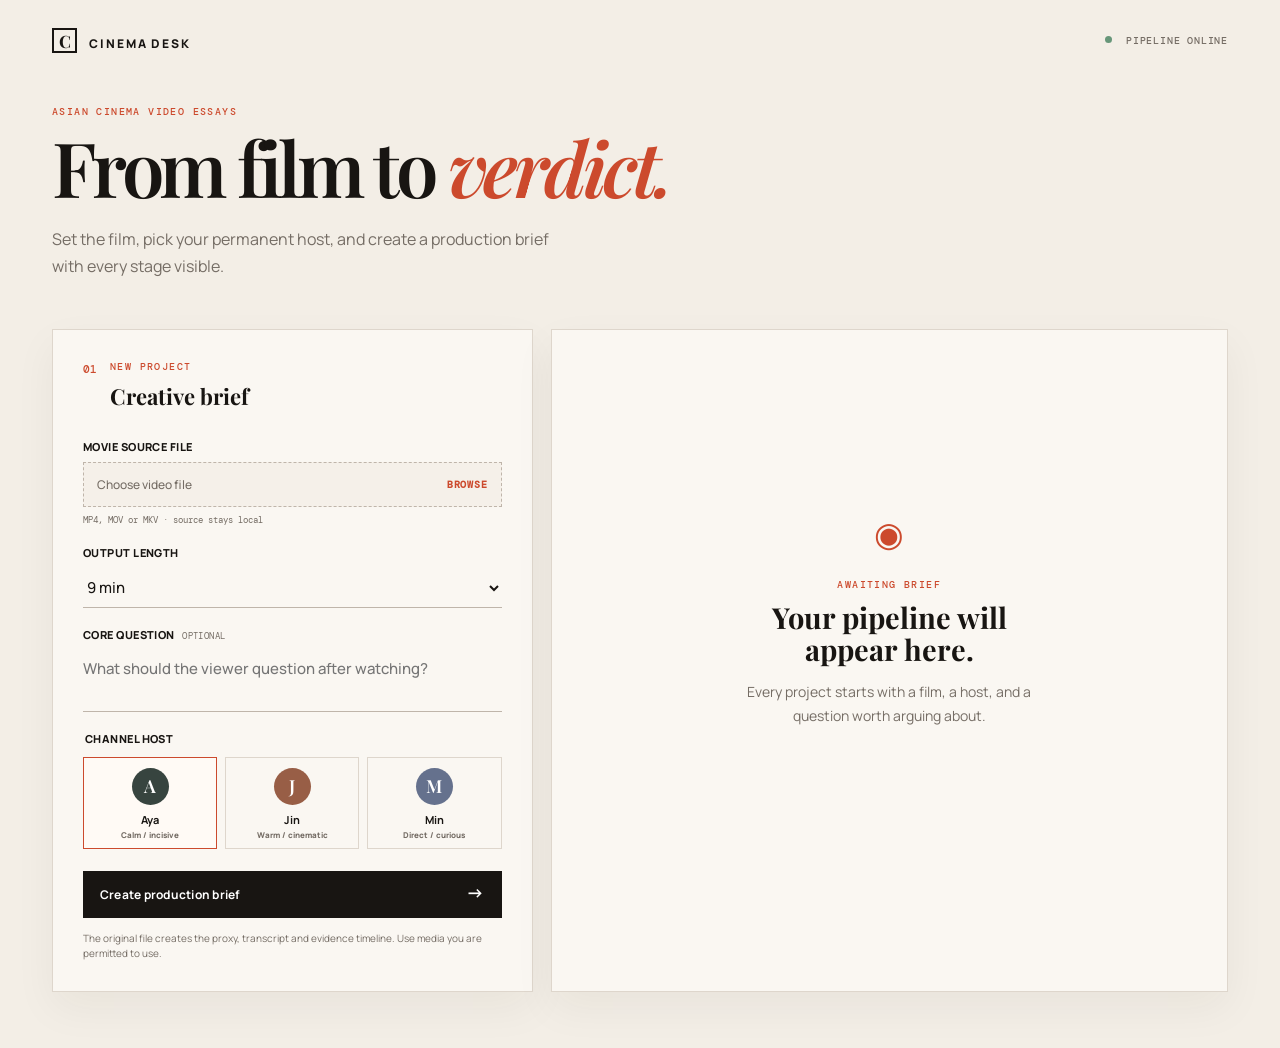
<file: Movie_analysis/index.html>
<!doctype html>
<html lang="en">
<head>
  <meta charset="UTF-8" />
  <meta name="viewport" content="width=device-width, initial-scale=1.0" />
  <title>Cinema Desk — Video Essay Pipeline</title>
  <link rel="preconnect" href="https://fonts.googleapis.com">
  <link rel="preconnect" href="https://fonts.gstatic.com" crossorigin>
  <link href="https://fonts.googleapis.com/css2?family=DM+Mono:wght@400;500&family=Manrope:wght@400;500;600;700;800&family=Playfair+Display:ital,wght@0,600;0,700;1,600&display=swap" rel="stylesheet">
  <link rel="stylesheet" href="styles.css" />
  <link rel="stylesheet" href="file-input.css" />
</head>
<body>
  <main>
    <header class="topbar">
      <a class="brand" href="#"><span class="brand-mark">C</span> CINEMA DESK</a>
      <span class="mode"><i></i> PIPELINE ONLINE</span>
    </header>

    <section class="hero">
      <p class="eyebrow">ASIAN CINEMA VIDEO ESSAYS</p>
      <h1>From film to <em>verdict.</em></h1>
      <p class="lead">Set the film, pick your permanent host, and create a production brief with every stage visible.</p>
    </section>

    <section class="workspace">
      <form id="project-form" class="panel form-panel">
        <div class="panel-heading"><span>01</span><div><p class="eyebrow">NEW PROJECT</p><h2>Creative brief</h2></div></div>
        <label>Movie source file
          <span class="file-picker"><input id="movie-file" name="movie" type="file" accept="video/*,.mkv,.mov,.mp4" required><span id="file-label">Choose video file <b>Browse</b></span></span>
          <small class="file-note" id="file-note">MP4, MOV or MKV · source stays local</small>
        </label>
        <label>Output length<select id="duration" name="duration"><option value="6">6 min</option><option value="9" selected>9 min</option><option value="12">12 min</option><option value="15">15 min</option></select></label>
        <label>Core question <span class="optional">OPTIONAL</span><textarea id="angle" name="angle" placeholder="What should the viewer question after watching?"></textarea></label>
        <fieldset><legend>Channel host</legend><div class="hosts">
          <label class="host-card selected"><input type="radio" name="host" value="aya" checked><span class="avatar aya">A</span><b>Aya</b><small>Calm / incisive</small></label>
          <label class="host-card"><input type="radio" name="host" value="jin"><span class="avatar jin">J</span><b>Jin</b><small>Warm / cinematic</small></label>
          <label class="host-card"><input type="radio" name="host" value="min"><span class="avatar min">M</span><b>Min</b><small>Direct / curious</small></label>
        </div></fieldset>
        <button id="submit" type="submit">Create production brief <span>→</span></button>
        <p class="fine-print">The original file creates the proxy, transcript and evidence timeline. Use media you are permitted to use.</p>
      </form>

      <section class="panel output-panel" aria-live="polite">
        <div class="empty-state" id="empty-state"><span class="reel">◉</span><p class="eyebrow">AWAITING BRIEF</p><h2>Your pipeline will appear here.</h2><p>Every project starts with a film, a host, and a question worth arguing about.</p></div>
        <div id="job-view" hidden>
          <div class="result-top"><div><p class="eyebrow">PROJECT <span id="job-id"></span></p><h2 id="result-title"></h2></div><span id="status-pill" class="status-pill">RUNNING</span></div>
          <p id="result-question" class="question"></p>
          <div class="progress-row"><span id="progress-label">Preparing workspace</span><b id="progress-number">0%</b></div><div class="progress-track"><i id="progress-fill"></i></div>
          <ol id="steps" class="steps"></ol>
          <article id="deliverable" class="deliverable" hidden><p class="eyebrow">PRODUCTION OUTPUT</p><h3 id="deliverable-headline"></h3><p id="deliverable-runtime"></p><div class="next"><span>Next</span><p id="deliverable-next"></p></div></article>
        </div>
      </section>
    </section>
  </main>
  <script src="app.js"></script>
</body>
</html>
</file>
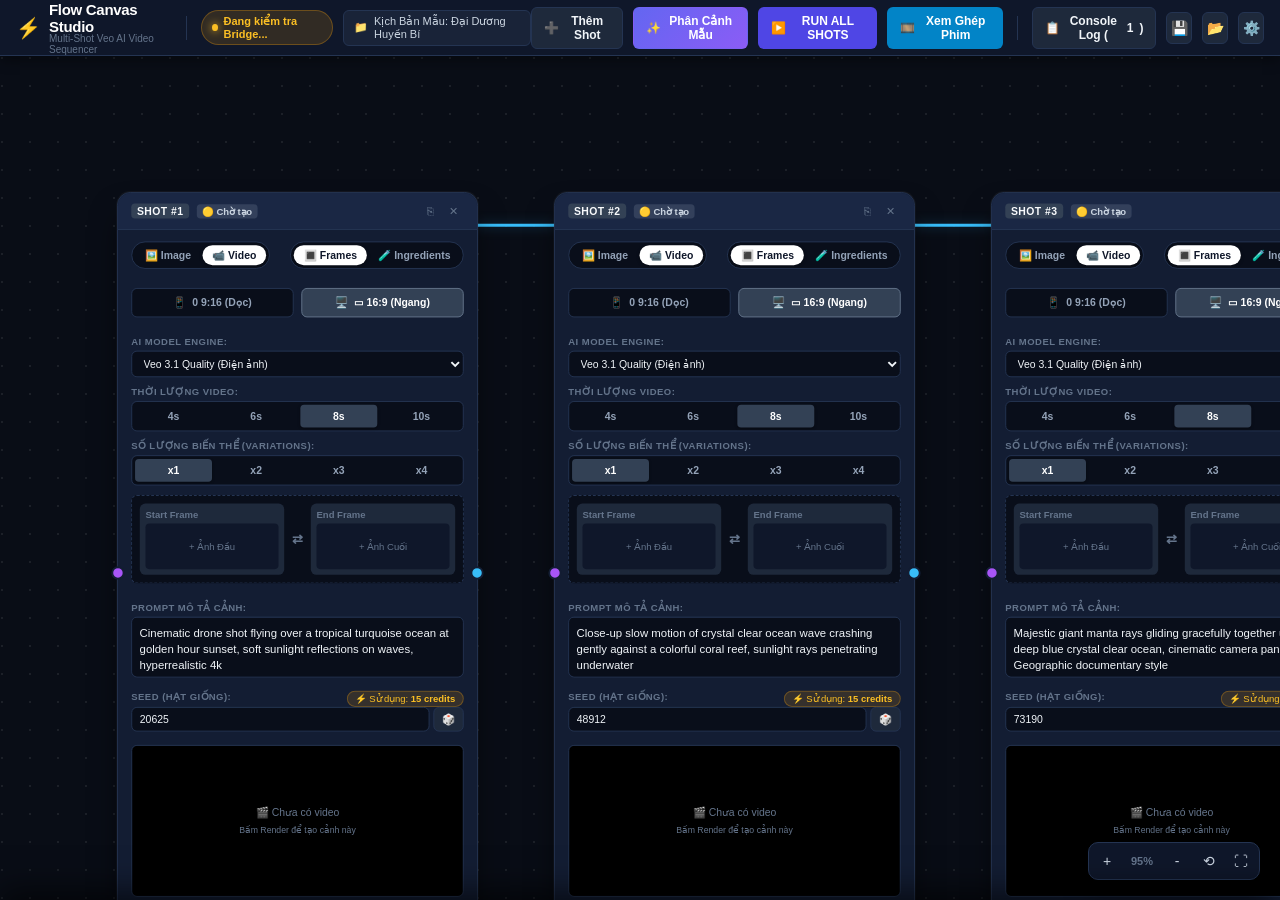
<file: Gg_flow/canvas-studio/index.html>
<!DOCTYPE html>
<html lang="vi">
<head>
  <meta charset="UTF-8">
  <meta name="viewport" content="width=device-width, initial-scale=1.0">
  <title>Flow Canvas Studio - Multi-Shot Veo Sequencer</title>
  <link rel="stylesheet" href="style.css">
</head>
<body>
  <div class="app-container">
    <!-- Top Navigation Bar -->
    <header class="app-header">
      <div class="header-left">
        <div class="brand">
          <span class="brand-icon">⚡</span>
          <div>
            <h1 class="brand-title">Flow Canvas Studio</h1>
            <span class="brand-sub">Multi-Shot Veo AI Video Sequencer</span>
          </div>
        </div>

        <div class="divider-v"></div>

        <!-- Bridge Status Pill -->
        <div id="bridge-status-pill" class="status-pill status-connecting" title="Trạng thái kết nối Extension Proxy Bridge">
          <span class="pulse-dot"></span>
          <span id="bridge-status-text">Đang kiểm tra Bridge...</span>
        </div>

        <!-- Project Badge -->
        <div class="project-pill" id="btn-open-project-modal" title="Click để đổi Project">
          <span class="pill-icon">📁</span>
          <span id="current-project-title">Default Project</span>
        </div>
      </div>

      <div class="header-right">
        <button id="btn-add-node" class="btn btn-secondary">
          <span class="btn-icon">➕</span> Thêm Shot
        </button>
        <button id="btn-ai-storyboard" class="btn btn-magic" title="Tự động tạo 3 phân cảnh mẫu">
          <span class="btn-icon">✨</span> Phân Cảnh Mẫu
        </button>
        <button id="btn-run-all" class="btn btn-primary">
          <span class="btn-icon">▶️</span> RUN ALL SHOTS
        </button>
        <button id="btn-view-timeline" class="btn btn-accent" title="Xem chuỗi video ghép nối hoàn chỉnh">
          <span class="btn-icon">🎞️</span> Xem Ghép Phim
        </button>

        <div class="divider-v"></div>

        <!-- Log Drawer Toggle -->
        <button id="btn-toggle-logs" class="btn btn-secondary" title="Mở / Đóng Bảng Log Chi Tiết">
          <span class="btn-icon">📋</span> Console Log (<span id="log-counter">0</span>)
        </button>

        <button id="btn-save-project" class="btn-icon-only" title="Lưu Kịch Bản (.json)">💾</button>
        <button id="btn-load-project" class="btn-icon-only" title="Mở Kịch Bản (.json)">📂</button>
        <button id="btn-open-settings" class="btn-icon-only" title="Cài đặt Token & Auth">⚙️</button>
      </div>
    </header>

    <!-- Main Workspace (Canvas Area) -->
    <main class="canvas-workspace" id="canvas-viewport">
      <!-- Background Grid -->
      <div class="canvas-grid-layer" id="canvas-grid"></div>

      <!-- SVG Layer for Bezier Curve Connection Wires -->
      <svg class="canvas-connections-layer" id="connections-svg"></svg>

      <!-- Nodes Container (Transformed via Pan & Zoom) -->
      <div class="canvas-nodes-container" id="nodes-container">
        <!-- Các Shot Nodes sẽ được render bằng JavaScript tại đây -->
      </div>

      <!-- Canvas Floating HUD Controls (Zoom / Pan / Fit) -->
      <div class="canvas-hud">
        <button id="hud-zoom-in" title="Phóng to">+</button>
        <span id="hud-zoom-level">100%</span>
        <button id="hud-zoom-out" title="Thu nhỏ">-</button>
        <button id="hud-zoom-reset" title="Đặt lại góc nhìn">⟲</button>
        <button id="hud-fit-all" title="Căn giữa tất cả Shot">⛶</button>
      </div>

      <!-- Execution Progress Bar (Hiện khi đang bấm RUN ALL) -->
      <div id="execution-hud" class="execution-hud hud-hidden">
        <div class="hud-content">
          <div class="hud-spinner"></div>
          <div class="hud-info">
            <span class="hud-title" id="hud-exec-title">Đang Render Cảnh...</span>
            <span class="hud-desc" id="hud-exec-desc">Tiến độ: 0/3 Shots</span>
          </div>
          <button id="hud-exec-cancel" class="btn-sm btn-danger">Hủy</button>
        </div>
      </div>
    </main>

    <!-- Bottom Live Debug Log Drawer (Bảng Điều Khiển Log Trực Tiếp) -->
    <div id="log-drawer" class="log-drawer drawer-collapsed">
      <div class="log-drawer-header">
        <div class="log-drawer-title">
          <span class="dot-live"></span>
          <strong>Live Debug Console (Ghi Nhận Mọi Request & Lỗi Chi Tiết)</strong>
        </div>
        <div class="log-drawer-actions">
          <button id="btn-copy-all-logs" class="btn-sm btn-secondary">📋 Copy Toàn Bộ Log</button>
          <button id="btn-clear-logs" class="btn-sm btn-secondary">🗑️ Xóa</button>
          <button id="btn-close-drawer" class="btn-icon-only">▼</button>
        </div>
      </div>
      <div class="log-drawer-body" id="log-messages-container">
        <div class="log-empty-msg">Chưa có log. Mọi thao tác và lỗi API sẽ xuất hiện chi tiết tại đây!</div>
      </div>
    </div>

    <!-- Modal 1: Xem Toàn Bộ Phim (Timeline Movie Player) -->
    <div id="modal-timeline" class="modal-overlay modal-hidden">
      <div class="modal-card modal-large">
        <div class="modal-header">
          <div class="modal-title-group">
            <span class="modal-icon">🎞️</span>
            <h3>Xem Toàn Bộ Chuỗi Video Phim (Timeline Preview)</h3>
          </div>
          <button class="modal-close" data-modal="modal-timeline">✕</button>
        </div>
        <div class="modal-body timeline-body">
          <div class="timeline-player-box">
            <video id="timeline-video-player" controls autoplay></video>
            <div id="timeline-empty-msg" class="timeline-empty">
              <span>Chưa có Shot nào hoàn thành để xem. Hãy bấm Run Shot trước!</span>
            </div>
          </div>
          <div class="timeline-controls">
            <div class="timeline-shots-bar" id="timeline-shots-list"></div>
            <div class="timeline-actions">
              <span id="timeline-current-shot-name">Shot 1: Mở đầu</span>
              <button id="btn-export-timeline-all" class="btn btn-secondary">⬇ Tải Từng Video Về Máy</button>
            </div>
          </div>
        </div>
      </div>
    </div>

    <!-- Modal 2: Cài Đặt Token & Kết Nối (Settings Modal) -->
    <div id="modal-settings" class="modal-overlay modal-hidden">
      <div class="modal-card">
        <div class="modal-header">
          <div class="modal-title-group">
            <span class="modal-icon">⚙️</span>
            <h3>Cài Đặt Token & Kết Nối Extension Bridge</h3>
          </div>
          <button class="modal-close" data-modal="modal-settings">✕</button>
        </div>
        <div class="modal-body">
          <p class="settings-hint">
            Extension Bridge sẽ <strong>tự động lấy Token</strong> khi bạn mở trang <a href="https://labs.google/fx/tools/flow" target="_blank" style="color: #818cf8;">labs.google/fx/tools/flow</a>. Bạn cũng có thể dán Token thủ công bên dưới:
          </p>

          <div class="form-group">
            <label>Google Authorization Bearer Token (ya29...):</label>
            <textarea id="settings-input-token" placeholder="Dán token ya29... vào đây (hoặc để trống để Extension tự bắt)"></textarea>
          </div>

          <div class="form-group">
            <label>Project ID Mặc Định:</label>
            <input type="text" id="settings-input-project-id" placeholder="vd: b7a26d33-1e21-43eb-b217-2078a909f2d4" />
          </div>

          <div class="settings-status-box">
            <div><strong>Trạng thái Bridge:</strong> <span id="settings-bridge-status">Đang kết nối</span></div>
            <div><strong>Token nhận diện:</strong> <span id="settings-token-status">Chưa có</span></div>
          </div>
        </div>
        <div class="modal-footer">
          <button id="btn-save-settings" class="btn btn-primary">Lưu Cài Đặt</button>
          <button id="btn-test-bridge" class="btn btn-secondary">Kiểm Tra Kết Nối</button>
        </div>
      </div>
    </div>

    <!-- Hidden File Input for Loading Project -->
    <input type="file" id="file-input-project" accept=".json" style="display: none;" />
  </div>

  <script src="flow-bridge.js"></script>
  <script src="canvas.js"></script>
</body>
</html>
</file>
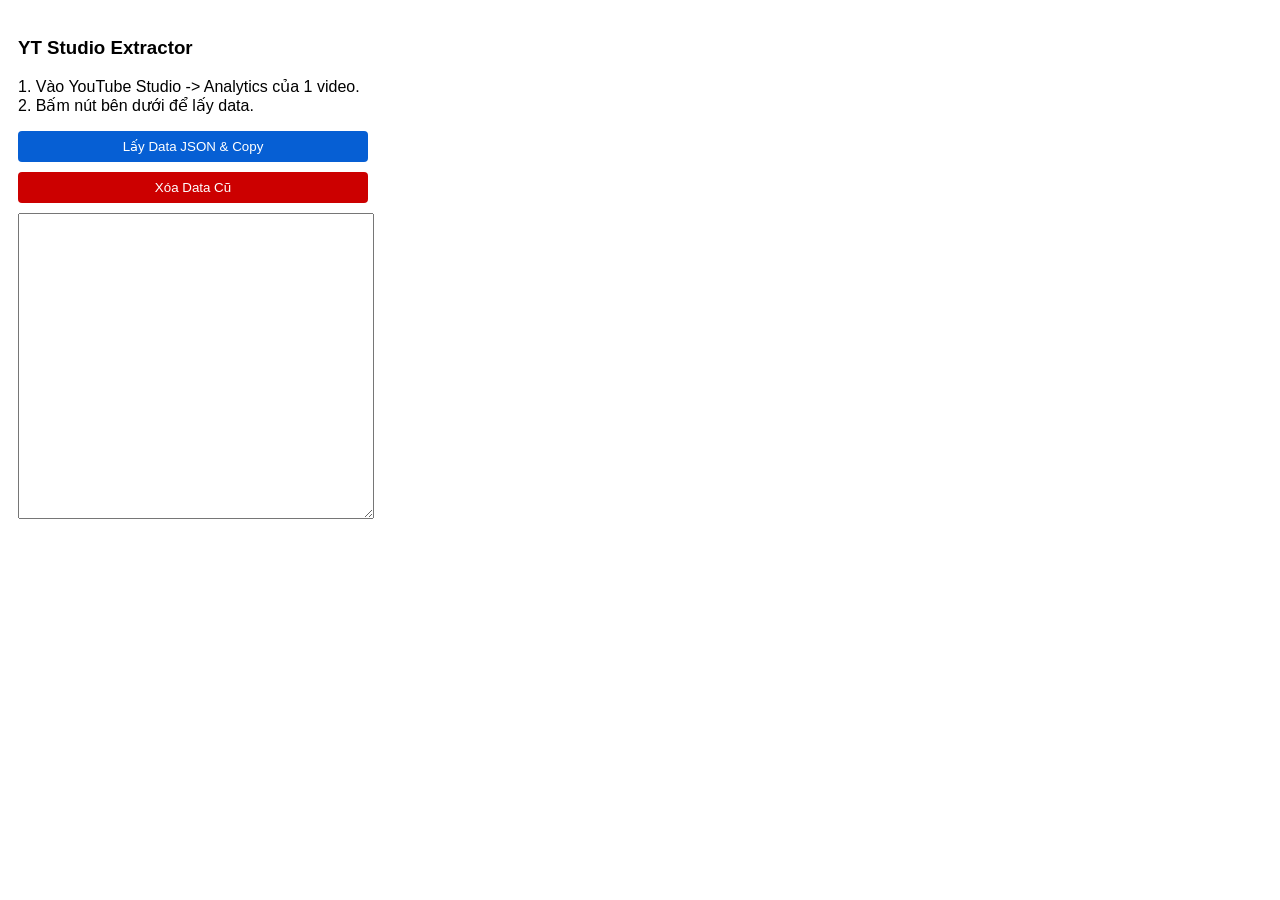
<file: yt_studio_extractor/popup.html>
<!DOCTYPE html>
<html>
<head>
    <meta charset="utf-8">
    <title>YT Extractor</title>
    <style>
        body { width: 350px; font-family: sans-serif; padding: 10px; }
        button { padding: 8px 12px; margin-bottom: 10px; cursor: pointer; width: 100%; background: #065fd4; color: white; border: none; border-radius: 4px;}
        textarea { width: 100%; height: 300px; font-family: monospace; font-size: 11px; white-space: pre; }
    </style>
</head>
<body>
    <h3>YT Studio Extractor</h3>
    <p>1. Vào YouTube Studio -> Analytics của 1 video.<br>2. Bấm nút bên dưới để lấy data.</p>
    <button id="copyBtn">Lấy Data JSON & Copy</button>
    <button id="clearBtn" style="background: #cc0000;">Xóa Data Cũ</button>
    <textarea id="output"></textarea>
    <script src="popup.js"></script>
</body>
</html>
</file>
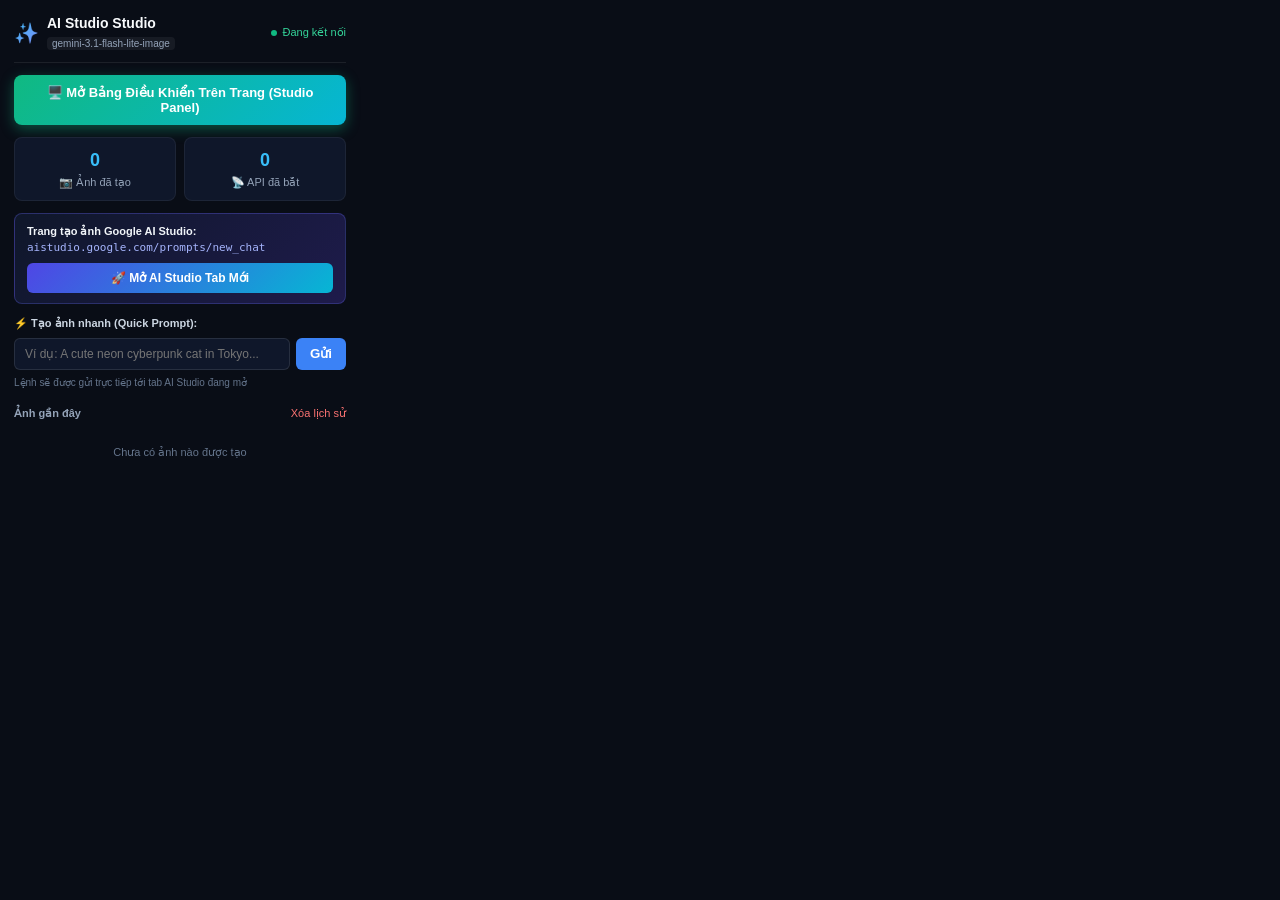
<file: Ai_studio_image/popup/popup.html>
<!DOCTYPE html>
<html lang="vi">
<head>
  <meta charset="UTF-8">
  <meta name="viewport" content="width=device-width, initial-scale=1.0">
  <title>AI Studio Image Studio</title>
  <link rel="stylesheet" href="popup.css">
</head>
<body>
  <div class="popup-wrap">
    <!-- Header -->
    <header class="popup-head">
      <div class="brand">
        <span class="brand-sparkle">✨</span>
        <div>
          <h1>AI Studio Studio</h1>
          <span class="badge-model">gemini-3.1-flash-lite-image</span>
        </div>
      </div>
      <div class="head-status" id="tab-status-indicator">
        <span class="dot-online"></span> Đang kết nối
      </div>
    </header>

    <!-- Nút Mở Studio Panel Ngay Trên Trang -->
    <button id="btn-open-panel-in-page" class="btn-highlight">
      🖥️ Mở Bảng Điều Khiển Trên Trang (Studio Panel)
    </button>

    <!-- Stats summary -->
    <div class="stats-grid">
      <div class="stat-box">
        <span class="stat-val" id="stat-images">0</span>
        <span class="stat-lbl">📷 Ảnh đã tạo</span>
      </div>
      <div class="stat-box">
        <span class="stat-val" id="stat-apis">0</span>
        <span class="stat-lbl">📡 API đã bắt</span>
      </div>
    </div>

    <!-- Quick Navigation to AI Studio -->
    <div class="quick-nav-box">
      <div class="nav-text">
        <strong>Trang tạo ảnh Google AI Studio:</strong>
        <span class="url-text">aistudio.google.com/prompts/new_chat</span>
      </div>
      <button id="btn-open-ai-studio" class="btn-action-primary">🚀 Mở AI Studio Tab Mới</button>
    </div>

    <!-- Quick Generator -->
    <div class="quick-prompt-section">
      <label class="quick-label">⚡ Tạo ảnh nhanh (Quick Prompt):</label>
      <div class="quick-input-group">
        <input type="text" id="quick-prompt-input" placeholder="Ví dụ: A cute neon cyberpunk cat in Tokyo..." />
        <button id="btn-quick-run" class="btn-run">Gửi</button>
      </div>
      <span class="quick-hint">Lệnh sẽ được gửi trực tiếp tới tab AI Studio đang mở</span>
    </div>

    <!-- Recent Images Preview -->
    <div class="recent-images-section">
      <div class="recent-header">
        <span>Ảnh gần đây</span>
        <button id="btn-clear-storage" class="btn-link">Xóa lịch sử</button>
      </div>
      <div class="recent-grid" id="recent-images-grid">
        <div class="recent-empty">Chưa có ảnh nào được tạo</div>
      </div>
    </div>
  </div>

  <script src="popup.js"></script>
</body>
</html>
</file>
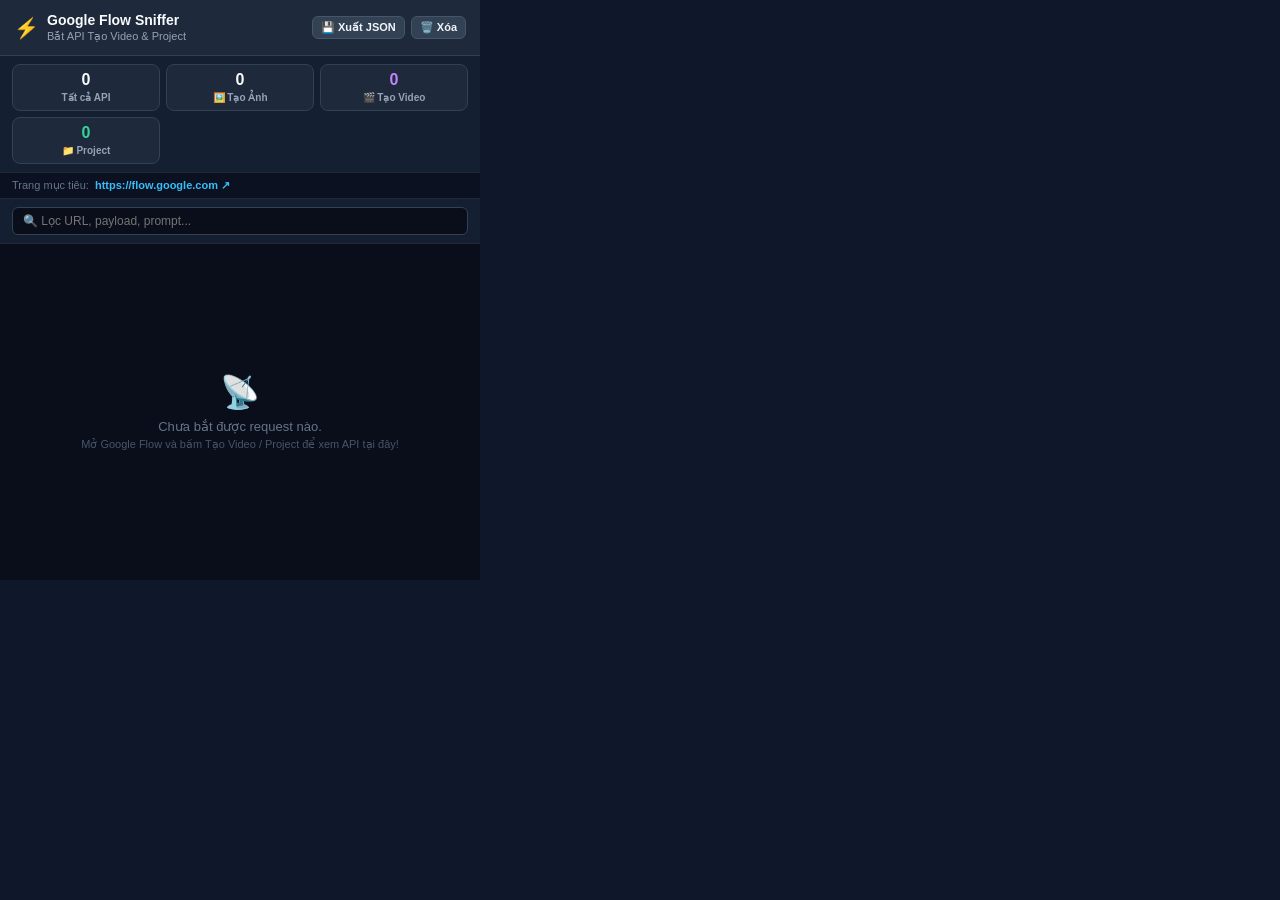
<file: Gg_flow/popup/popup.html>
<!DOCTYPE html>
<html lang="vi">
<head>
  <meta charset="UTF-8">
  <meta name="viewport" content="width=device-width, initial-scale=1.0">
  <title>Google Flow API Sniffer</title>
  <link rel="stylesheet" href="popup.css">
</head>
<body>
  <div class="popup-container">
    <!-- Header -->
    <header class="popup-header">
      <div class="header-branding">
        <span class="logo-icon">⚡</span>
        <div>
          <h2>Google Flow Sniffer</h2>
          <span class="sub-title">Bắt API Tạo Video & Project</span>
        </div>
      </div>
      <div class="header-actions">
        <button id="btn-popup-export" class="btn-sm" title="Xuất file JSON">💾 Xuất JSON</button>
        <button id="btn-popup-clear" class="btn-sm btn-danger" title="Xóa logs">🗑️ Xóa</button>
      </div>
    </header>

    <!-- Quick Stats -->
    <div class="stats-bar">
      <div class="stat-card" id="filter-all">
        <span class="stat-num" id="stat-total">0</span>
        <span class="stat-label">Tất cả API</span>
      </div>
      <div class="stat-card card-image" id="filter-image">
        <span class="stat-num" id="stat-image">0</span>
        <span class="stat-label">🖼️ Tạo Ảnh</span>
      </div>
      <div class="stat-card card-video" id="filter-video">
        <span class="stat-num" id="stat-video">0</span>
        <span class="stat-label">🎬 Tạo Video</span>
      </div>
      <div class="stat-card card-project" id="filter-project">
        <span class="stat-num" id="stat-project">0</span>
        <span class="stat-label">📁 Project</span>
      </div>
    </div>

    <!-- Quick Link to Flow -->
    <div class="link-bar">
      <span>Trang mục tiêu:</span>
      <a href="https://flow.google.com" target="_blank" class="flow-link">
        https://flow.google.com ↗
      </a>
    </div>

    <!-- Filter & Search -->
    <div class="search-bar">
      <input type="text" id="popup-search" placeholder="🔍 Lọc URL, payload, prompt..." />
    </div>

    <!-- Request List -->
    <div class="request-list" id="popup-request-list">
      <div class="empty-state" id="popup-empty">
        <div class="empty-icon">📡</div>
        <p>Chưa bắt được request nào.</p>
        <span>Mở Google Flow và bấm Tạo Video / Project để xem API tại đây!</span>
      </div>
    </div>

    <!-- Modal Xem Chi Tiết -->
    <div id="popup-detail-modal" class="modal-hidden">
      <div class="modal-content">
        <div class="modal-header">
          <h3 id="modal-title">Chi Tiết API</h3>
          <button id="btn-modal-close">✕</button>
        </div>
        <div class="modal-actions">
          <button id="btn-modal-curl" class="btn-copy btn-primary">📋 Copy cURL</button>
          <button id="btn-modal-payload" class="btn-copy">📦 Copy Payload</button>
          <button id="btn-modal-response" class="btn-copy">📥 Copy Response</button>
          <button id="btn-modal-token" class="btn-copy">🔑 Copy Token</button>
        </div>
        <div class="modal-body">
          <div class="modal-section">
            <label>URL Endpoint:</label>
            <input type="text" id="modal-url" readonly />
          </div>
          <div class="modal-section">
            <label>Request Body (JSON):</label>
            <pre><code id="modal-payload-code"></code></pre>
          </div>
          <div class="modal-section">
            <label>Response Body (JSON):</label>
            <pre><code id="modal-response-code"></code></pre>
          </div>
        </div>
      </div>
    </div>
  </div>

  <script src="popup.js"></script>
</body>
</html>
</file>
<file: Movie_analysis/styles.css>
:root{--ink:#181512;--muted:#756d65;--paper:#f3eee6;--line:#ded6cc;--accent:#cc4a2d;--deep:#252b29;--green:#679679}*{box-sizing:border-box}body{margin:0;background:var(--paper);color:var(--ink);font:14px Manrope,Arial,sans-serif}main{max-width:1240px;margin:auto;padding:24px 32px 56px}.topbar{display:flex;justify-content:space-between;align-items:center;padding:4px 0 52px}.brand{font-size:12px;font-weight:800;letter-spacing:.16em;text-decoration:none;color:var(--ink)}.brand-mark{display:inline-grid;place-items:center;width:25px;height:25px;border:2px solid var(--ink);margin-right:8px;font:700 17px 'Playfair Display';letter-spacing:0}.mode{font:500 10px 'DM Mono';color:var(--muted);letter-spacing:.08em}.mode i{display:inline-block;width:7px;height:7px;border-radius:50%;background:var(--green);margin:0 7px 1px 0}.hero{max-width:700px;margin:0 0 48px}.eyebrow{font:500 10px 'DM Mono';letter-spacing:.14em;color:var(--accent);margin:0 0 11px}.hero h1{font:600 clamp(44px,7vw,76px)/.99 'Playfair Display';letter-spacing:-.055em;margin:0}.hero h1 em{font-weight:600;color:var(--accent)}.lead{max-width:510px;color:var(--muted);font-size:16px;line-height:1.7;margin:22px 0 0}.workspace{display:grid;grid-template-columns:minmax(320px,.83fr) minmax(410px,1.17fr);gap:18px}.panel{background:#faf7f2;border:1px solid var(--line);box-shadow:0 16px 40px rgba(47,34,19,.05)}.form-panel{padding:30px}.panel-heading{display:flex;gap:13px;align-items:flex-start;margin-bottom:31px}.panel-heading>span{font:500 11px 'DM Mono';color:var(--accent);padding-top:2px}.panel h2{font:700 22px/1.1 'Playfair Display';margin:0}label,legend{display:block;font-size:11px;font-weight:800;letter-spacing:.04em;text-transform:uppercase;margin:0 0 19px}.optional{font:400 9px 'DM Mono';color:var(--muted);margin-left:5px}input,select,textarea{display:block;width:100%;margin-top:8px;border:0;border-bottom:1px solid #bfb5aa;background:transparent;padding:8px 0;color:var(--ink);font:500 15px Manrope;outline:none;border-radius:0}input:focus,select:focus,textarea:focus{border-color:var(--accent)}textarea{height:62px;resize:none;line-height:1.5}.pair{display:grid;grid-template-columns:1fr 1fr;gap:20px}fieldset{border:0;padding:0;margin:2px 0 22px}legend{margin-bottom:11px}.hosts{display:grid;grid-template-columns:repeat(3,1fr);gap:8px}.host-card{position:relative;display:flex;flex-direction:column;align-items:center;text-align:center;margin:0;padding:10px 3px 8px;border:1px solid var(--line);cursor:pointer;transition:.2s}.host-card input{position:absolute;opacity:0}.host-card.selected{border-color:var(--accent);background:#fffaf5}.avatar{display:grid;place-items:center;width:37px;height:37px;border-radius:50%;margin-bottom:7px;color:#fff;font:600 18px 'Playfair Display'}.aya{background:#37443f}.jin{background:#985e46}.min{background:#65718d}.host-card b{font-size:11px;text-transform:none;letter-spacing:0}.host-card small{font-size:8px;text-transform:none;letter-spacing:0;color:var(--muted);margin-top:2px}button{display:flex;justify-content:space-between;width:100%;border:0;background:var(--ink);color:#fff;padding:15px 17px;cursor:pointer;font:700 12px Manrope;letter-spacing:.02em;transition:.2s}button:hover{background:var(--accent)}button span{font-size:18px;line-height:12px}.fine-print{color:var(--muted);font-size:10px;line-height:1.5;margin:13px 0 0}.output-panel{min-height:600px;padding:31px}.empty-state{height:530px;display:flex;flex-direction:column;align-items:center;justify-content:center;text-align:center;max-width:320px;margin:auto}.reel{font-size:34px;color:var(--accent);margin-bottom:22px}.empty-state h2{font-size:29px}.empty-state>p:last-child{color:var(--muted);line-height:1.7}.result-top{display:flex;justify-content:space-between;gap:20px}.result-top h2{font-size:32px;max-width:450px}.status-pill{align-self:start;padding:7px 9px;background:#f7e2dc;color:var(--accent);font:500 9px 'DM Mono';letter-spacing:.1em}.status-pill.done{background:#e1efe2;color:#477354}.question{font:600 16px/1.5 'Playfair Display';margin:24px 0;color:#514941}.progress-row{display:flex;justify-content:space-between;color:var(--muted);font-size:10px;margin-top:27px}.progress-row b{font:500 10px 'DM Mono';color:var(--ink)}.progress-track{height:3px;background:#e4ddd4;margin:9px 0 24px}.progress-track i{display:block;height:100%;background:var(--accent);width:0;transition:width .4s}.steps{list-style:none;margin:0;padding:0;border-top:1px solid var(--line)}.steps li{display:grid;grid-template-columns:24px 1fr auto;gap:11px;align-items:center;padding:13px 0;border-bottom:1px solid var(--line)}.step-icon{width:19px;height:19px;border:1px solid #c9c0b6;border-radius:50%;display:grid;place-items:center;color:transparent;font-size:11px}.running .step-icon{border-color:var(--accent);color:var(--accent);animation:pulse 1.2s infinite}.complete .step-icon{background:var(--green);border-color:var(--green);color:#fff}.step-name{font-size:12px;font-weight:800}.step-artifact{font:400 10px 'DM Mono';color:var(--muted);text-align:right;max-width:225px}.deliverable{margin-top:24px;padding:20px;background:var(--deep);color:#faf7f2}.deliverable h3{font:600 24px/1.1 'Playfair Display';margin:0 0 11px}.deliverable>p{color:#cac5be;font-size:11px;margin:0}.deliverable .eyebrow{color:#e58b72}.next{border-top:1px solid #555a56;margin-top:17px;padding-top:12px;display:flex;gap:14px}.next span{color:#e58b72;font:500 10px 'DM Mono';text-transform:uppercase}.next p{margin:0;font-size:11px;line-height:1.5}@keyframes pulse{50%{transform:scale(.75);opacity:.35}}@media(max-width:760px){main{padding:20px}.topbar{padding-bottom:38px}.workspace{grid-template-columns:1fr}.output-panel{min-height:450px}.empty-state{height:380px}.step-artifact{display:none}}
</file>
<file: Movie_analysis/file-input.css>
.file-picker{display:block;position:relative;margin-top:8px;border:1px dashed #bfb5aa;background:#f5f0e9;cursor:pointer}.file-picker input{position:absolute;inset:0;opacity:0;z-index:2;cursor:pointer;margin:0}.file-picker>span{display:flex;align-items:center;justify-content:space-between;padding:13px;text-transform:none;letter-spacing:0;color:var(--muted);font:500 12px Manrope}.file-picker b{color:var(--accent);font:700 10px 'DM Mono';letter-spacing:.08em;text-transform:uppercase}.file-note{display:block;margin-top:7px;color:var(--muted);font:400 9px 'DM Mono';letter-spacing:0;text-transform:none}
</file>
<file: Gg_flow/canvas-studio/style.css>
/* ==========================================================================
   Flow Canvas Studio - Premium Dark Workspace Styles (With Live Debug Drawer)
   ========================================================================== */

:root {
  --bg-main: #090d16;
  --bg-surface: #0f172a;
  --bg-card: #131d33;
  --bg-card-header: #1a2744;
  --bg-input: #090e1a;
  --border-color: #243452;
  --border-focus: #6366f1;

  --text-primary: #f8fafc;
  --text-secondary: #94a3b8;
  --text-muted: #64748b;

  --accent-primary: #4f46e5;
  --accent-primary-hover: #4338ca;
  --accent-emerald: #10b981;
  --accent-violet: #8b5cf6;
  --accent-amber: #f59e0b;
  --accent-danger: #ef4444;

  --wire-default: #38bdf8;
  --wire-active: #10b981;

  --radius-sm: 6px;
  --radius-md: 10px;
  --radius-lg: 14px;
}

* {
  box-sizing: border-box;
  margin: 0;
  padding: 0;
  font-family: -apple-system, BlinkMacSystemFont, 'Segoe UI', Roboto, Helvetica, Arial, sans-serif;
  user-select: none;
}

body {
  background-color: var(--bg-main);
  color: var(--text-primary);
  width: 100vw;
  height: 100vh;
  overflow: hidden;
}

.app-container {
  display: flex;
  flex-direction: column;
  width: 100%;
  height: 100%;
}

/* -------------------------------------------------------------
   1. App Header Navigation
   ------------------------------------------------------------- */
.app-header {
  height: 56px;
  background: var(--bg-surface);
  border-bottom: 1px solid var(--border-color);
  display: flex;
  align-items: center;
  justify-content: space-between;
  padding: 0 16px;
  z-index: 100;
  box-shadow: 0 4px 12px rgba(0, 0, 0, 0.4);
}

.header-left, .header-right {
  display: flex;
  align-items: center;
  gap: 10px;
}

.brand {
  display: flex;
  align-items: center;
  gap: 8px;
}

.brand-icon {
  font-size: 20px;
  color: #fbbf24;
}

.brand-title {
  font-size: 15px;
  font-weight: 800;
  letter-spacing: -0.02em;
  color: #ffffff;
}

.brand-sub {
  font-size: 10px;
  color: var(--text-muted);
  display: block;
  margin-top: -2px;
}

.divider-v {
  width: 1px;
  height: 24px;
  background: var(--border-color);
  margin: 0 4px;
}

.status-pill {
  display: flex;
  align-items: center;
  gap: 6px;
  padding: 4px 10px;
  border-radius: 9999px;
  font-size: 11px;
  font-weight: 600;
  border: 1px solid transparent;
}

.status-connected {
  background: rgba(16, 185, 129, 0.15);
  color: #34d399;
  border-color: rgba(16, 185, 129, 0.3);
}

.status-connecting {
  background: rgba(245, 158, 11, 0.15);
  color: #fbbf24;
  border-color: rgba(245, 158, 11, 0.3);
}

.status-disconnected {
  background: rgba(239, 68, 68, 0.15);
  color: #f87171;
  border-color: rgba(239, 68, 68, 0.3);
}

.pulse-dot {
  width: 7px;
  height: 7px;
  border-radius: 50%;
  background: currentColor;
  box-shadow: 0 0 8px currentColor;
  animation: pulse-anim 1.8s infinite;
}

@keyframes pulse-anim {
  0% { transform: scale(0.9); opacity: 0.8; }
  50% { transform: scale(1.3); opacity: 1; }
  100% { transform: scale(0.9); opacity: 0.8; }
}

.project-pill {
  display: flex;
  align-items: center;
  gap: 6px;
  background: #192338;
  border: 1px solid var(--border-color);
  padding: 4px 10px;
  border-radius: var(--radius-sm);
  font-size: 11px;
  font-weight: 500;
  color: #cbd5e1;
  cursor: pointer;
}

.project-pill:hover {
  background: #22304d;
}

/* Buttons */
.btn {
  display: inline-flex;
  align-items: center;
  gap: 6px;
  padding: 6px 12px;
  border-radius: var(--radius-sm);
  font-size: 12px;
  font-weight: 600;
  cursor: pointer;
  border: 1px solid transparent;
  transition: all 0.15s ease;
}

.btn-primary {
  background: #4f46e5;
  color: #ffffff;
}

.btn-primary:hover {
  background: #4338ca;
  box-shadow: 0 0 12px rgba(99, 102, 241, 0.4);
}

.btn-secondary {
  background: #1e293b;
  color: #f1f5f9;
  border-color: var(--border-color);
}

.btn-secondary:hover {
  background: #334155;
}

.btn-magic {
  background: linear-gradient(135deg, #6366f1, #8b5cf6);
  color: #ffffff;
}

.btn-magic:hover {
  filter: brightness(1.1);
  box-shadow: 0 0 14px rgba(139, 92, 246, 0.4);
}

.btn-accent {
  background: #0284c7;
  color: #ffffff;
}

.btn-accent:hover {
  background: #0369a1;
}

.btn-icon-only {
  background: #1e293b;
  border: 1px solid var(--border-color);
  color: #cbd5e1;
  width: 32px;
  height: 32px;
  border-radius: var(--radius-sm);
  font-size: 14px;
  display: flex;
  align-items: center;
  justify-content: center;
  cursor: pointer;
}

.btn-icon-only:hover {
  background: #334155;
  color: #ffffff;
}

/* -------------------------------------------------------------
   2. Canvas Workspace (Pan, Zoom, Grid, Wires)
   ------------------------------------------------------------- */
.canvas-workspace {
  flex: 1;
  position: relative;
  overflow: hidden;
  cursor: grab;
  background-color: var(--bg-main);
}

.canvas-workspace:active {
  cursor: grabbing;
}

.canvas-grid-layer {
  position: absolute;
  top: -5000px;
  left: -5000px;
  width: 10000px;
  height: 10000px;
  background-image: 
    radial-gradient(circle, rgba(255, 255, 255, 0.08) 1px, transparent 1px);
  background-size: 28px 28px;
  pointer-events: none;
}

.canvas-connections-layer {
  position: absolute;
  top: 0;
  left: 0;
  width: 100%;
  height: 100%;
  pointer-events: none;
  z-index: 5;
}

.wire-path {
  fill: none;
  stroke: var(--wire-default);
  stroke-width: 3;
  stroke-linecap: round;
  filter: drop-shadow(0 0 6px rgba(56, 189, 248, 0.3));
}

.wire-path.wire-animated {
  stroke: var(--wire-active);
  stroke-dasharray: 8 6;
  animation: wire-flow 1s linear infinite;
}

@keyframes wire-flow {
  from { stroke-dashoffset: 28; }
  to { stroke-dashoffset: 0; }
}

.canvas-nodes-container {
  position: absolute;
  top: 0;
  left: 0;
  width: 100%;
  height: 100%;
  transform-origin: 0 0;
  z-index: 10;
}

/* -------------------------------------------------------------
   3. Shot Node Component
   ------------------------------------------------------------- */
.shot-node {
  position: absolute;
  width: 380px;
  background: var(--bg-card);
  border: 1px solid var(--border-color);
  border-radius: var(--radius-lg);
  box-shadow: 0 20px 35px -8px rgba(0, 0, 0, 0.7), 0 0 0 1px rgba(255, 255, 255, 0.04);
  display: flex;
  flex-direction: column;
  overflow: visible;
  transition: box-shadow 0.2s ease, border-color 0.2s ease;
  user-select: none;
}

.shot-node:hover {
  border-color: #3b5278;
  box-shadow: 0 25px 45px -8px rgba(0, 0, 0, 0.8), 0 0 0 1px rgba(99, 102, 241, 0.3);
}

.shot-node.selected {
  border-color: var(--accent-primary);
  box-shadow: 0 0 0 2px var(--accent-primary), 0 25px 45px -8px rgba(0, 0, 0, 0.8);
}

.shot-node.state-generating {
  border-color: var(--accent-amber);
  box-shadow: 0 0 0 2px var(--accent-amber), 0 0 25px rgba(245, 158, 11, 0.3);
}

.shot-node.state-completed {
  border-color: var(--accent-emerald);
}

.shot-node.state-failed {
  border-color: var(--accent-danger);
  box-shadow: 0 0 0 2px var(--accent-danger), 0 0 20px rgba(239, 68, 68, 0.3);
}

/* Node Ports (Connecting handles) */
.node-port {
  position: absolute;
  top: 50%;
  width: 14px;
  height: 14px;
  border-radius: 50%;
  background: #38bdf8;
  border: 2px solid var(--bg-card);
  transform: translateY(-50%);
  cursor: pointer;
  z-index: 20;
  transition: transform 0.15s ease;
}

.node-port:hover {
  transform: translateY(-50%) scale(1.3);
  box-shadow: 0 0 8px #38bdf8;
}

.port-input {
  left: -7px;
  background: #a855f7;
}

.port-output {
  right: -7px;
  background: #38bdf8;
}

/* Node Header */
.node-header {
  display: flex;
  align-items: center;
  justify-content: space-between;
  padding: 10px 14px;
  background: var(--bg-card-header);
  border-bottom: 1px solid var(--border-color);
  border-radius: var(--radius-lg) var(--radius-lg) 0 0;
  cursor: move;
}

.node-title-group {
  display: flex;
  align-items: center;
  gap: 8px;
}

.shot-badge {
  font-size: 11px;
  font-weight: 800;
  padding: 2px 6px;
  background: #334155;
  color: #f8fafc;
  border-radius: 4px;
  letter-spacing: 0.04em;
}

.node-status-tag {
  font-size: 10px;
  font-weight: 700;
  padding: 2px 6px;
  border-radius: 4px;
}

.tag-idle { background: rgba(148, 163, 184, 0.2); color: #cbd5e1; }
.tag-generating { background: rgba(245, 158, 11, 0.25); color: #fbbf24; }
.tag-completed { background: rgba(16, 185, 129, 0.25); color: #34d399; }
.tag-failed { background: rgba(239, 68, 68, 0.25); color: #f87171; }

.node-actions {
  display: flex;
  gap: 4px;
}

.btn-node-icon {
  background: transparent;
  border: none;
  color: var(--text-muted);
  font-size: 12px;
  cursor: pointer;
  padding: 2px 6px;
  border-radius: 4px;
}

.btn-node-icon:hover {
  background: #334155;
  color: #ffffff;
}

/* Node Body */
.node-body {
  padding: 12px 14px;
  display: flex;
  flex-direction: column;
  gap: 10px;
}

.node-field label {
  display: block;
  font-size: 10px;
  font-weight: 700;
  color: var(--text-muted);
  text-transform: uppercase;
  margin-bottom: 4px;
  letter-spacing: 0.05em;
}

.node-textarea {
  width: 100%;
  height: 64px;
  background: var(--bg-input);
  border: 1px solid var(--border-color);
  border-radius: var(--radius-sm);
  padding: 8px;
  color: #f1f5f9;
  font-size: 12px;
  line-height: 1.4;
  resize: none;
  outline: none;
  user-select: text;
}

.node-textarea:focus {
  border-color: var(--border-focus);
}

.node-grid-params {
  display: grid;
  grid-template-columns: 1fr 1fr;
  gap: 8px;
}

.node-select, .node-input {
  width: 100%;
  background: var(--bg-input);
  border: 1px solid var(--border-color);
  border-radius: var(--radius-sm);
  padding: 6px 8px;
  color: #f1f5f9;
  font-size: 11px;
  outline: none;
}

.seed-input-group {
  display: flex;
  gap: 4px;
}

.btn-dice {
  background: #1e293b;
  border: 1px solid var(--border-color);
  color: #cbd5e1;
  padding: 0 8px;
  border-radius: var(--radius-sm);
  cursor: pointer;
  font-size: 11px;
}

/* Video Preview Player inside Node */
.node-video-container {
  margin-top: 4px;
  border-radius: var(--radius-sm);
  overflow: hidden;
  background: #000000;
  border: 1px solid var(--border-color);
  position: relative;
  min-height: 160px;
  display: flex;
  align-items: center;
  justify-content: center;
}

.node-video-player {
  width: 100%;
  height: 100%;
  max-height: 180px;
  display: block;
  object-fit: cover;
}

.video-placeholder {
  display: flex;
  flex-direction: column;
  align-items: center;
  gap: 6px;
  color: var(--text-muted);
  font-size: 11px;
}

.node-footer {
  display: flex;
  align-items: center;
  justify-content: space-between;
  padding: 10px 14px;
  background: var(--bg-card-header);
  border-top: 1px solid var(--border-color);
  border-radius: 0 0 var(--radius-lg) var(--radius-lg);
}

.btn-render-shot {
  background: #4f46e5;
  color: #ffffff;
  border: none;
  padding: 6px 12px;
  border-radius: var(--radius-sm);
  font-size: 11px;
  font-weight: 700;
  cursor: pointer;
}

.btn-render-shot:hover {
  background: #4338ca;
}

.btn-download-mp4 {
  background: #1e293b;
  border: 1px solid var(--border-color);
  color: #cbd5e1;
  padding: 6px 10px;
  border-radius: var(--radius-sm);
  font-size: 11px;
  cursor: pointer;
  text-decoration: none;
}

.btn-download-mp4:hover {
  background: #334155;
  color: #ffffff;
}

/* -------------------------------------------------------------
   4. Floating HUD & Execution HUD
   ------------------------------------------------------------- */
.canvas-hud {
  position: absolute;
  bottom: 20px;
  right: 20px;
  background: var(--bg-surface);
  border: 1px solid var(--border-color);
  padding: 4px;
  border-radius: var(--radius-md);
  display: flex;
  align-items: center;
  gap: 4px;
  box-shadow: 0 10px 25px rgba(0, 0, 0, 0.5);
  z-index: 50;
}

.canvas-hud button {
  background: transparent;
  border: none;
  color: #cbd5e1;
  width: 28px;
  height: 28px;
  border-radius: var(--radius-sm);
  font-size: 14px;
  cursor: pointer;
}

.canvas-hud button:hover {
  background: #334155;
  color: #ffffff;
}

#hud-zoom-level {
  font-size: 11px;
  font-weight: 700;
  padding: 0 6px;
  color: var(--text-muted);
}

/* Execution HUD */
.execution-hud {
  position: absolute;
  top: 20px;
  left: 50%;
  transform: translateX(-50%);
  background: #0f172a;
  border: 1px solid #6366f1;
  border-radius: 9999px;
  padding: 8px 18px;
  box-shadow: 0 15px 30px rgba(0, 0, 0, 0.6), 0 0 15px rgba(99, 102, 241, 0.3);
  z-index: 60;
  transition: all 0.2s ease;
}

.execution-hud.hud-hidden {
  opacity: 0;
  pointer-events: none;
  transform: translate(-50%, -20px);
}

.hud-content {
  display: flex;
  align-items: center;
  gap: 12px;
}

.hud-spinner {
  width: 18px;
  height: 18px;
  border: 2px solid rgba(99, 102, 241, 0.3);
  border-top-color: #6366f1;
  border-radius: 50%;
  animation: spin 0.8s linear infinite;
}

@keyframes spin {
  to { transform: rotate(360deg); }
}

.hud-info {
  display: flex;
  flex-direction: column;
}

.hud-title {
  font-size: 12px;
  font-weight: 700;
  color: #ffffff;
}

.hud-desc {
  font-size: 10px;
  color: #94a3b8;
}

/* -------------------------------------------------------------
   5. Bottom Live Debug Log Drawer
   ------------------------------------------------------------- */
.log-drawer {
  position: fixed;
  bottom: 0;
  left: 0;
  right: 0;
  height: 240px;
  background: #080d1a;
  border-top: 1px solid var(--border-color);
  display: flex;
  flex-direction: column;
  z-index: 150;
  box-shadow: 0 -10px 30px rgba(0, 0, 0, 0.6);
  transition: transform 0.25s cubic-bezier(0.4, 0, 0.2, 1);
}

.log-drawer.drawer-collapsed {
  transform: translateY(100%);
}

.log-drawer-header {
  display: flex;
  align-items: center;
  justify-content: space-between;
  padding: 8px 16px;
  background: var(--bg-card-header);
  border-bottom: 1px solid var(--border-color);
}

.log-drawer-title {
  display: flex;
  align-items: center;
  gap: 8px;
  font-size: 12px;
  color: #f1f5f9;
}

.dot-live {
  width: 8px;
  height: 8px;
  background: #10b981;
  border-radius: 50%;
  box-shadow: 0 0 8px #10b981;
}

.log-drawer-actions {
  display: flex;
  gap: 6px;
}

.btn-sm {
  padding: 3px 8px;
  font-size: 11px;
  border-radius: 4px;
}

.log-drawer-body {
  flex: 1;
  overflow-y: auto;
  padding: 10px 16px;
  display: flex;
  flex-direction: column;
  gap: 6px;
  font-family: 'Consolas', 'Courier New', monospace;
  font-size: 11px;
  user-select: text;
}

.log-item {
  padding: 4px 8px;
  border-radius: 4px;
  background: #0f172a;
  border-left: 3px solid #64748b;
  display: flex;
  flex-direction: column;
  gap: 2px;
  word-break: break-all;
}

.log-item-header {
  display: flex;
  align-items: center;
  gap: 8px;
}

.log-time { color: #64748b; font-size: 10px; }
.log-level { font-weight: 800; font-size: 10px; text-transform: uppercase; }

.log-level-info { color: #38bdf8; }
.log-item.level-info { border-left-color: #38bdf8; }

.log-level-success { color: #34d399; }
.log-item.level-success { border-left-color: #34d399; }

.log-level-error { color: #f87171; }
.log-item.level-error { border-left-color: #ef4444; background: rgba(239, 68, 68, 0.08); }

.log-msg { color: #e2e8f0; }

.log-detail-box {
  background: #000000;
  padding: 6px 8px;
  border-radius: 4px;
  margin-top: 4px;
  color: #fbbf24;
  font-size: 10px;
  max-height: 80px;
  overflow-y: auto;
  white-space: pre-wrap;
}

.log-empty-msg {
  color: var(--text-muted);
  text-align: center;
  padding: 40px 0;
}

/* -------------------------------------------------------------
   6. Modals (Timeline Movie & Settings)
   ------------------------------------------------------------- */
.modal-overlay {
  position: fixed;
  top: 0;
  left: 0;
  right: 0;
  bottom: 0;
  background: rgba(0, 0, 0, 0.8);
  backdrop-filter: blur(4px);
  display: flex;
  align-items: center;
  justify-content: center;
  z-index: 200;
  padding: 20px;
}

.modal-overlay.modal-hidden {
  display: none !important;
}

.modal-card {
  background: var(--bg-surface);
  border: 1px solid var(--border-color);
  border-radius: var(--radius-lg);
  width: 520px;
  max-width: 100%;
  display: flex;
  flex-direction: column;
  overflow: hidden;
  box-shadow: 0 25px 50px -12px rgba(0, 0, 0, 0.7);
}

.modal-large {
  width: 900px;
  max-width: 94vw;
  height: 620px;
  max-height: 90vh;
}

.modal-header {
  display: flex;
  align-items: center;
  justify-content: space-between;
  padding: 12px 18px;
  background: var(--bg-card-header);
  border-bottom: 1px solid var(--border-color);
}

.modal-title-group {
  display: flex;
  align-items: center;
  gap: 8px;
}

.modal-title-group h3 {
  font-size: 14px;
  font-weight: 700;
  color: #ffffff;
}

.modal-close {
  background: transparent;
  border: none;
  color: var(--text-muted);
  font-size: 16px;
  cursor: pointer;
}

.modal-close:hover {
  color: #ffffff;
}

.modal-body {
  padding: 18px;
  display: flex;
  flex-direction: column;
  gap: 14px;
}

.timeline-body {
  flex: 1;
  padding: 16px;
  display: flex;
  flex-direction: column;
  overflow: hidden;
}

.timeline-player-box {
  flex: 1;
  background: #000000;
  border-radius: var(--radius-md);
  overflow: hidden;
  position: relative;
  display: flex;
  align-items: center;
  justify-content: center;
}

#timeline-video-player {
  width: 100%;
  height: 100%;
  object-fit: contain;
}

.timeline-empty {
  color: var(--text-muted);
  font-size: 13px;
  text-align: center;
}

.timeline-controls {
  margin-top: 12px;
  display: flex;
  flex-direction: column;
  gap: 10px;
}

.timeline-shots-bar {
  display: flex;
  gap: 6px;
  overflow-x: auto;
  padding-bottom: 4px;
}

.timeline-shot-pill {
  padding: 6px 12px;
  background: #1e293b;
  border: 1px solid var(--border-color);
  border-radius: var(--radius-sm);
  font-size: 11px;
  font-weight: 600;
  cursor: pointer;
  white-space: nowrap;
}

.timeline-shot-pill.active {
  background: var(--accent-primary);
  border-color: #6366f1;
  color: #ffffff;
}

.timeline-actions {
  display: flex;
  align-items: center;
  justify-content: space-between;
}

/* Settings Form */
.settings-hint {
  font-size: 12px;
  color: var(--text-secondary);
  line-height: 1.5;
}

.form-group label {
  display: block;
  font-size: 11px;
  font-weight: 700;
  color: var(--text-muted);
  margin-bottom: 6px;
}

.form-group textarea, .form-group input {
  width: 100%;
  background: var(--bg-input);
  border: 1px solid var(--border-color);
  border-radius: var(--radius-sm);
  padding: 8px 10px;
  color: #f1f5f9;
  font-size: 12px;
  outline: none;
  font-family: 'Consolas', monospace;
}

.form-group textarea {
  height: 80px;
  resize: vertical;
}

.settings-status-box {
  background: #090e1a;
  border: 1px solid var(--border-color);
  border-radius: var(--radius-sm);
  padding: 10px 12px;
  font-size: 11px;
  display: flex;
  flex-direction: column;
  gap: 6px;
  color: #cbd5e1;
}

.modal-footer {
  display: flex;
  align-items: center;
  justify-content: flex-end;
  gap: 8px;
  padding: 12px 18px;
  background: var(--bg-card-header);
  border-top: 1px solid var(--border-color);
}

/* =============================================================
   Google Flow Controls & Keyframes Styling (Matches Flow Web UI)
   ============================================================= */
.flow-control-row {
  display: flex;
  align-items: center;
  justify-content: space-between;
  gap: 8px;
  margin-bottom: 10px;
}

.flow-pill-group {
  display: flex;
  background: #090e1a;
  padding: 3px;
  border-radius: 9999px;
  border: 1px solid var(--border-color);
  gap: 2px;
}

.flow-pill-btn {
  background: transparent;
  border: none;
  color: var(--text-secondary);
  padding: 4px 10px;
  border-radius: 9999px;
  font-size: 11px;
  font-weight: 700;
  cursor: pointer;
  transition: all 0.15s ease;
}

.flow-pill-btn.active {
  background: #ffffff;
  color: #0f172a;
  box-shadow: 0 1px 4px rgba(0, 0, 0, 0.3);
}

.flow-aspect-group {
  display: flex;
  gap: 8px;
  margin-bottom: 10px;
}

.aspect-btn {
  flex: 1;
  display: flex;
  align-items: center;
  justify-content: center;
  gap: 6px;
  padding: 8px 10px;
  background: #090e1a;
  border: 1px solid var(--border-color);
  border-radius: var(--radius-sm);
  color: var(--text-secondary);
  font-size: 11px;
  font-weight: 700;
  cursor: pointer;
  transition: all 0.15s ease;
}

.aspect-btn.active {
  background: #334155;
  border-color: #64748b;
  color: #ffffff;
}

.flow-segmented-group {
  display: flex;
  gap: 6px;
  background: #090e1a;
  padding: 3px;
  border-radius: var(--radius-sm);
  border: 1px solid var(--border-color);
}

.segmented-item {
  flex: 1;
  background: transparent;
  border: none;
  color: var(--text-secondary);
  padding: 6px 0;
  border-radius: 4px;
  font-size: 11px;
  font-weight: 700;
  cursor: pointer;
  text-align: center;
  transition: all 0.15s ease;
}

.segmented-item.active {
  background: #334155;
  color: #ffffff;
  box-shadow: 0 1px 3px rgba(0, 0, 0, 0.4);
}

.keyframes-container {
  display: flex;
  align-items: center;
  gap: 8px;
  margin-bottom: 10px;
  background: #090e1a;
  padding: 8px;
  border-radius: var(--radius-sm);
  border: 1px dashed var(--border-color);
}

.keyframe-box {
  flex: 1;
  background: #1e293b;
  border-radius: 6px;
  padding: 6px;
  display: flex;
  flex-direction: column;
  gap: 4px;
}

.keyframe-header {
  display: flex;
  align-items: center;
  justify-content: space-between;
  font-size: 10px;
  font-weight: 700;
  color: var(--text-muted);
}

.keyframe-preview {
  height: 48px;
  background: #0f172a;
  border-radius: 4px;
  display: flex;
  align-items: center;
  justify-content: center;
  color: #64748b;
  font-size: 10px;
  overflow: hidden;
  cursor: pointer;
}

.keyframe-preview img {
  width: 100%;
  height: 100%;
  object-fit: cover;
}

.keyframe-link-icon {
  color: #64748b;
  font-weight: 800;
  font-size: 14px;
}

.field-header-flex {
  display: flex;
  align-items: center;
  justify-content: space-between;
}

.credit-estimate-pill {
  font-size: 10px;
  background: rgba(245, 158, 11, 0.15);
  color: #fbbf24;
  padding: 2px 8px;
  border-radius: 9999px;
  border: 1px solid rgba(245, 158, 11, 0.3);
}

.btn-download-mp4 {
  background: #0284c7;
  color: #ffffff;
  border: none;
  padding: 8px 12px;
  border-radius: var(--radius-sm);
  font-size: 11px;
  font-weight: 700;
  cursor: pointer;
  display: flex;
  align-items: center;
  gap: 6px;
  transition: all 0.15s ease;
}

.btn-download-mp4:hover {
  background: #0369a1;
}
</file>
<file: Ai_studio_image/popup/popup.css>
/* Popup Styles */
* {
  margin: 0;
  padding: 0;
  box-sizing: border-box;
  font-family: -apple-system, BlinkMacSystemFont, 'Segoe UI', Roboto, Helvetica, Arial, sans-serif;
}

body {
  width: 360px;
  background: #090d16;
  color: #f1f5f9;
  font-size: 13px;
  line-height: 1.4;
}

.popup-wrap {
  padding: 14px;
  display: flex;
  flex-direction: column;
  gap: 12px;
}

.popup-head {
  display: flex;
  align-items: center;
  justify-content: space-between;
  padding-bottom: 10px;
  border-bottom: 1px solid rgba(255, 255, 255, 0.08);
}

.brand {
  display: flex;
  align-items: center;
  gap: 8px;
}

.brand-sparkle {
  font-size: 20px;
  background: linear-gradient(135deg, #38bdf8, #818cf8);
  -webkit-background-clip: text;
  -webkit-text-fill-color: transparent;
}

.brand h1 {
  font-size: 14px;
  font-weight: 700;
  color: #f8fafc;
}

.badge-model {
  font-size: 10px;
  color: #94a3b8;
  background: rgba(255, 255, 255, 0.06);
  padding: 1px 5px;
  border-radius: 4px;
}

.head-status {
  font-size: 11px;
  color: #34d399;
  display: flex;
  align-items: center;
  gap: 5px;
}

.dot-online {
  width: 6px;
  height: 6px;
  background: #10b981;
  border-radius: 50%;
}

.stats-grid {
  display: grid;
  grid-template-columns: 1fr 1fr;
  gap: 8px;
}

.stat-box {
  background: #0f172a;
  border: 1px solid rgba(255, 255, 255, 0.06);
  border-radius: 8px;
  padding: 10px;
  display: flex;
  flex-direction: column;
  align-items: center;
  gap: 2px;
}

.stat-val {
  font-size: 18px;
  font-weight: 700;
  color: #38bdf8;
}

.stat-lbl {
  font-size: 11px;
  color: #94a3b8;
}

.quick-nav-box {
  background: linear-gradient(135deg, #0f172a 0%, #1e1b4b 100%);
  border: 1px solid rgba(99, 102, 241, 0.3);
  border-radius: 8px;
  padding: 10px 12px;
  display: flex;
  flex-direction: column;
  gap: 8px;
}

.nav-text {
  display: flex;
  flex-direction: column;
  font-size: 11px;
}

.url-text {
  color: #a5b4fc;
  font-family: monospace;
}

.btn-action-primary {
  background: linear-gradient(135deg, #4f46e5 0%, #06b6d4 100%);
  color: #fff;
  border: none;
  border-radius: 6px;
  padding: 8px 12px;
  font-size: 12px;
  font-weight: 600;
  cursor: pointer;
  transition: opacity 0.15s;
}

.btn-action-primary:hover {
  opacity: 0.95;
}

.quick-prompt-section {
  display: flex;
  flex-direction: column;
  gap: 6px;
}

.quick-label {
  font-size: 11px;
  font-weight: 600;
  color: #cbd5e1;
}

.quick-input-group {
  display: flex;
  gap: 6px;
}

.quick-input-group input {
  flex: 1;
  background: #0f172a;
  border: 1px solid rgba(255, 255, 255, 0.1);
  border-radius: 6px;
  color: #fff;
  padding: 8px 10px;
  font-size: 12px;
  outline: none;
}

.quick-input-group input:focus {
  border-color: #6366f1;
}

.btn-run {
  background: #3b82f6;
  color: #fff;
  border: none;
  border-radius: 6px;
  padding: 0 14px;
  font-weight: 600;
  cursor: pointer;
}

.btn-run:hover {
  background: #2563eb;
}

.quick-hint {
  font-size: 10px;
  color: #64748b;
}

.recent-images-section {
  display: flex;
  flex-direction: column;
  gap: 8px;
  margin-top: 4px;
}

.recent-header {
  display: flex;
  align-items: center;
  justify-content: space-between;
  font-size: 11px;
  color: #94a3b8;
  font-weight: 600;
}

.btn-link {
  background: none;
  border: none;
  color: #f87171;
  font-size: 11px;
  cursor: pointer;
}

.recent-grid {
  display: grid;
  grid-template-columns: repeat(3, 1fr);
  gap: 6px;
  max-height: 160px;
  overflow-y: auto;
}

.recent-thumb {
  width: 100%;
  aspect-ratio: 1;
  border-radius: 6px;
  overflow: hidden;
  background: #020617;
  border: 1px solid rgba(255, 255, 255, 0.08);
  cursor: pointer;
}

.recent-thumb img {
  width: 100%;
  height: 100%;
  object-fit: cover;
  transition: transform 0.2s;
}

.recent-thumb:hover img {
  transform: scale(1.08);
}

.recent-empty {
  grid-column: 1 / -1;
  text-align: center;
  padding: 16px;
  font-size: 11px;
  color: #64748b;
}

.btn-highlight {
  background: linear-gradient(135deg, #10b981 0%, #06b6d4 100%);
  color: #ffffff;
  border: none;
  border-radius: 8px;
  padding: 10px 14px;
  font-size: 13px;
  font-weight: 700;
  cursor: pointer;
  display: flex;
  align-items: center;
  justify-content: center;
  gap: 6px;
  box-shadow: 0 4px 14px rgba(16, 185, 129, 0.4);
  transition: transform 0.15s, opacity 0.15s;
}
.btn-highlight:hover {
  transform: translateY(-1px);
  opacity: 0.95;
}
</file>
<file: Gg_flow/popup/popup.css>
/* ==========================================================================
   Popup Stylesheet for Google Flow API Sniffer
   ========================================================================== */

* {
  box-sizing: border-box;
  margin: 0;
  padding: 0;
  font-family: -apple-system, BlinkMacSystemFont, 'Segoe UI', Roboto, Helvetica, Arial, sans-serif;
}

body {
  width: 480px;
  height: 580px;
  background: #0f172a;
  color: #e2e8f0;
  font-size: 13px;
  overflow: hidden;
}

.popup-container {
  display: flex;
  flex-direction: column;
  height: 100%;
}

/* Header */
.popup-header {
  display: flex;
  align-items: center;
  justify-content: space-between;
  padding: 12px 14px;
  background: #1e293b;
  border-bottom: 1px solid #334155;
}

.header-branding {
  display: flex;
  align-items: center;
  gap: 8px;
}

.logo-icon {
  font-size: 20px;
  color: #fbbf24;
}

.header-branding h2 {
  font-size: 14px;
  font-weight: 700;
  color: #f8fafc;
}

.sub-title {
  font-size: 11px;
  color: #94a3b8;
}

.header-actions {
  display: flex;
  gap: 6px;
}

.btn-sm {
  background: #334155;
  color: #f1f5f9;
  border: 1px solid #475569;
  padding: 4px 8px;
  border-radius: 6px;
  font-size: 11px;
  font-weight: 600;
  cursor: pointer;
  transition: all 0.15s ease;
}

.btn-sm:hover {
  background: #475569;
}

.btn-danger:hover {
  background: #dc2626;
  border-color: #ef4444;
}

/* Stats Cards */
.stats-bar {
  display: grid;
  grid-template-columns: 1fr 1fr 1fr;
  gap: 6px;
  padding: 8px 12px;
  background: #141f32;
  border-bottom: 1px solid #1e293b;
}

.stat-card {
  background: #1e293b;
  border: 1px solid #334155;
  border-radius: 8px;
  padding: 6px 8px;
  text-align: center;
  cursor: pointer;
  transition: all 0.15s ease;
}

.stat-card:hover, .stat-card.active {
  border-color: #6366f1;
  background: #273549;
}

.stat-card.card-project:hover, .stat-card.card-project.active {
  border-color: #10b981;
}

.stat-card.card-video:hover, .stat-card.card-video.active {
  border-color: #8b5cf6;
}

.stat-num {
  display: block;
  font-size: 16px;
  font-weight: 800;
  color: #f8fafc;
}

.card-project .stat-num { color: #34d399; }
.card-video .stat-num { color: #c084fc; }

.stat-label {
  font-size: 10px;
  color: #94a3b8;
  font-weight: 600;
}

/* Link Bar */
.link-bar {
  display: flex;
  align-items: center;
  gap: 6px;
  padding: 6px 12px;
  background: #0b1120;
  font-size: 11px;
  border-bottom: 1px solid #1e293b;
}

.link-bar span {
  color: #64748b;
}

.flow-link {
  color: #38bdf8;
  text-decoration: none;
  font-weight: 600;
}

.flow-link:hover {
  text-decoration: underline;
}

/* Search Bar */
.search-bar {
  padding: 8px 12px;
  background: #141f32;
  border-bottom: 1px solid #1e293b;
}

.search-bar input {
  width: 100%;
  background: #090e1a;
  border: 1px solid #334155;
  color: #f8fafc;
  padding: 6px 10px;
  border-radius: 6px;
  font-size: 12px;
  outline: none;
}

.search-bar input:focus {
  border-color: #6366f1;
}

/* Request List */
.request-list {
  flex: 1;
  overflow-y: auto;
  background: #090e1a;
}

.request-item {
  padding: 10px 12px;
  border-bottom: 1px solid #172337;
  cursor: pointer;
  transition: background 0.15s ease;
}

.request-item:hover {
  background: #131d2e;
}

.req-item-top {
  display: flex;
  align-items: center;
  gap: 6px;
  margin-bottom: 4px;
}

.req-method {
  font-size: 10px;
  font-weight: 800;
  padding: 1px 5px;
  border-radius: 4px;
}

.method-post { background: #0284c7; color: #ffffff; }
.method-get { background: #059669; color: #ffffff; }
.method-put { background: #d97706; color: #ffffff; }

.req-status {
  font-size: 10px;
  font-weight: 700;
}

.status-2xx { color: #34d399; }
.status-4xx { color: #f87171; }
.status-5xx { color: #ef4444; }

.req-cat-tag {
  font-size: 10px;
  font-weight: 600;
  padding: 1px 6px;
  border-radius: 4px;
}

.tag-project { background: rgba(16, 185, 129, 0.2); color: #34d399; }
.tag-video { background: rgba(139, 92, 246, 0.25); color: #c084fc; }
.tag-poll { background: rgba(245, 158, 11, 0.2); color: #fbbf24; }
.tag-other { background: rgba(59, 130, 246, 0.2); color: #60a5fa; }

.req-time {
  font-size: 10px;
  color: #64748b;
  margin-left: auto;
}

.req-item-url {
  font-family: 'Consolas', 'Courier New', monospace;
  font-size: 11px;
  color: #cbd5e1;
  white-space: nowrap;
  overflow: hidden;
  text-overflow: ellipsis;
}

.req-item-snippet {
  font-size: 11px;
  color: #94a3b8;
  margin-top: 3px;
  white-space: nowrap;
  overflow: hidden;
  text-overflow: ellipsis;
}

/* Empty State */
.empty-state {
  display: flex;
  flex-direction: column;
  align-items: center;
  justify-content: center;
  height: 100%;
  padding: 40px 20px;
  text-align: center;
  color: #64748b;
}

.empty-icon {
  font-size: 32px;
  margin-bottom: 8px;
}

.empty-state span {
  font-size: 11px;
  color: #475569;
  margin-top: 4px;
}

/* Modal */
#popup-detail-modal {
  position: absolute;
  top: 0;
  left: 0;
  right: 0;
  bottom: 0;
  background: rgba(0, 0, 0, 0.7);
  display: flex;
  align-items: center;
  justify-content: center;
  z-index: 100;
  padding: 12px;
}

#popup-detail-modal.modal-hidden {
  display: none !important;
}

.modal-content {
  background: #0f172a;
  border: 1px solid #334155;
  border-radius: 10px;
  width: 100%;
  height: 100%;
  display: flex;
  flex-direction: column;
  overflow: hidden;
}

.modal-header {
  display: flex;
  align-items: center;
  justify-content: space-between;
  padding: 10px 14px;
  background: #1e293b;
  border-bottom: 1px solid #334155;
}

.modal-header h3 {
  font-size: 13px;
  color: #f8fafc;
}

#btn-modal-close {
  background: transparent;
  border: none;
  color: #94a3b8;
  font-size: 16px;
  cursor: pointer;
}

.modal-actions {
  display: flex;
  gap: 6px;
  padding: 8px 12px;
  background: #141f32;
  border-bottom: 1px solid #1e293b;
  flex-wrap: wrap;
}

.btn-copy {
  background: #1e293b;
  color: #f1f5f9;
  border: 1px solid #334155;
  padding: 4px 8px;
  border-radius: 6px;
  font-size: 11px;
  font-weight: 600;
  cursor: pointer;
}

.btn-copy:hover {
  background: #334155;
  border-color: #6366f1;
}

.btn-copy.btn-primary {
  background: #4f46e5;
  border-color: #6366f1;
}

.modal-body {
  flex: 1;
  overflow-y: auto;
  padding: 12px;
  display: flex;
  flex-direction: column;
  gap: 12px;
}

.modal-section label {
  display: block;
  font-size: 11px;
  font-weight: 700;
  color: #94a3b8;
  margin-bottom: 4px;
}

.modal-section input {
  width: 100%;
  background: #090e1a;
  border: 1px solid #1e293b;
  color: #38bdf8;
  padding: 6px 8px;
  border-radius: 4px;
  font-family: 'Consolas', monospace;
  font-size: 11px;
}

.modal-section pre {
  background: #090e1a;
  border: 1px solid #1e293b;
  border-radius: 6px;
  padding: 8px;
  max-height: 160px;
  overflow: auto;
  font-family: 'Consolas', monospace;
  font-size: 11px;
  color: #e2e8f0;
  white-space: pre-wrap;
  word-break: break-all;
}
</file>
